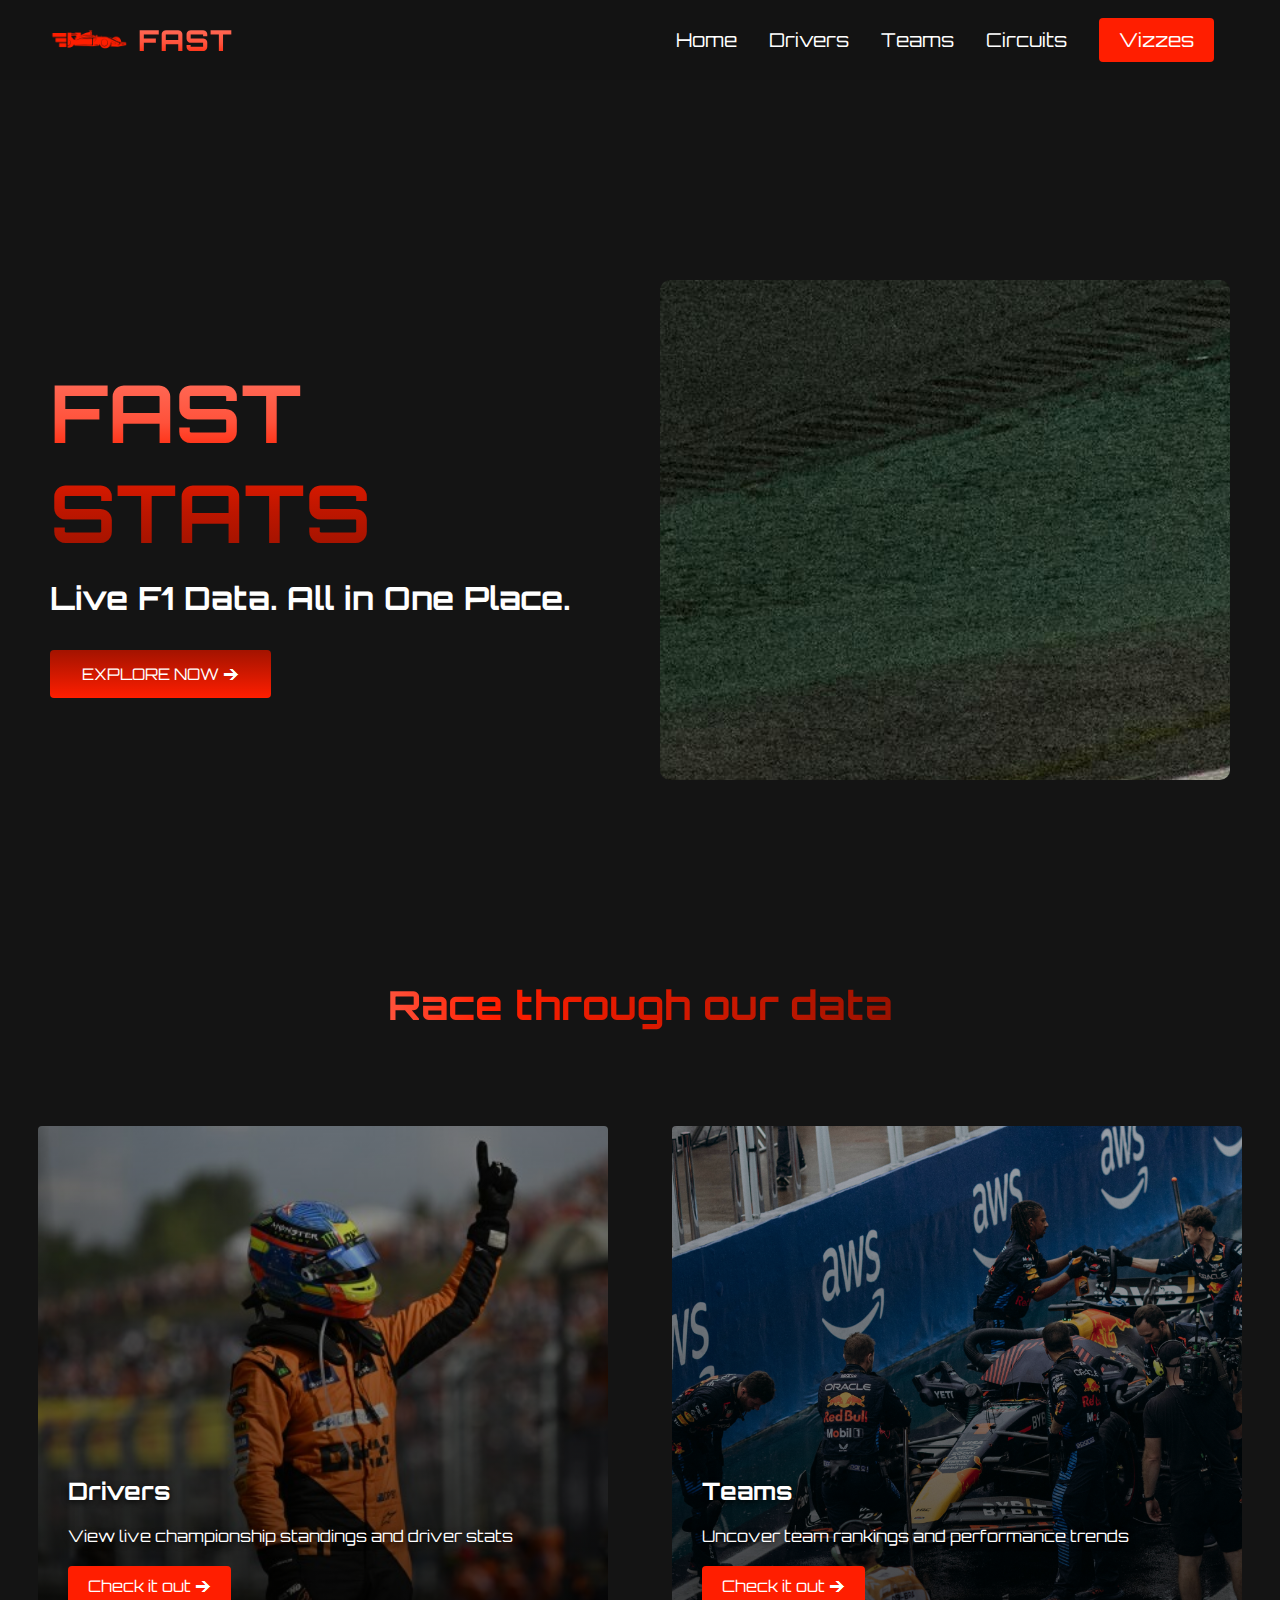
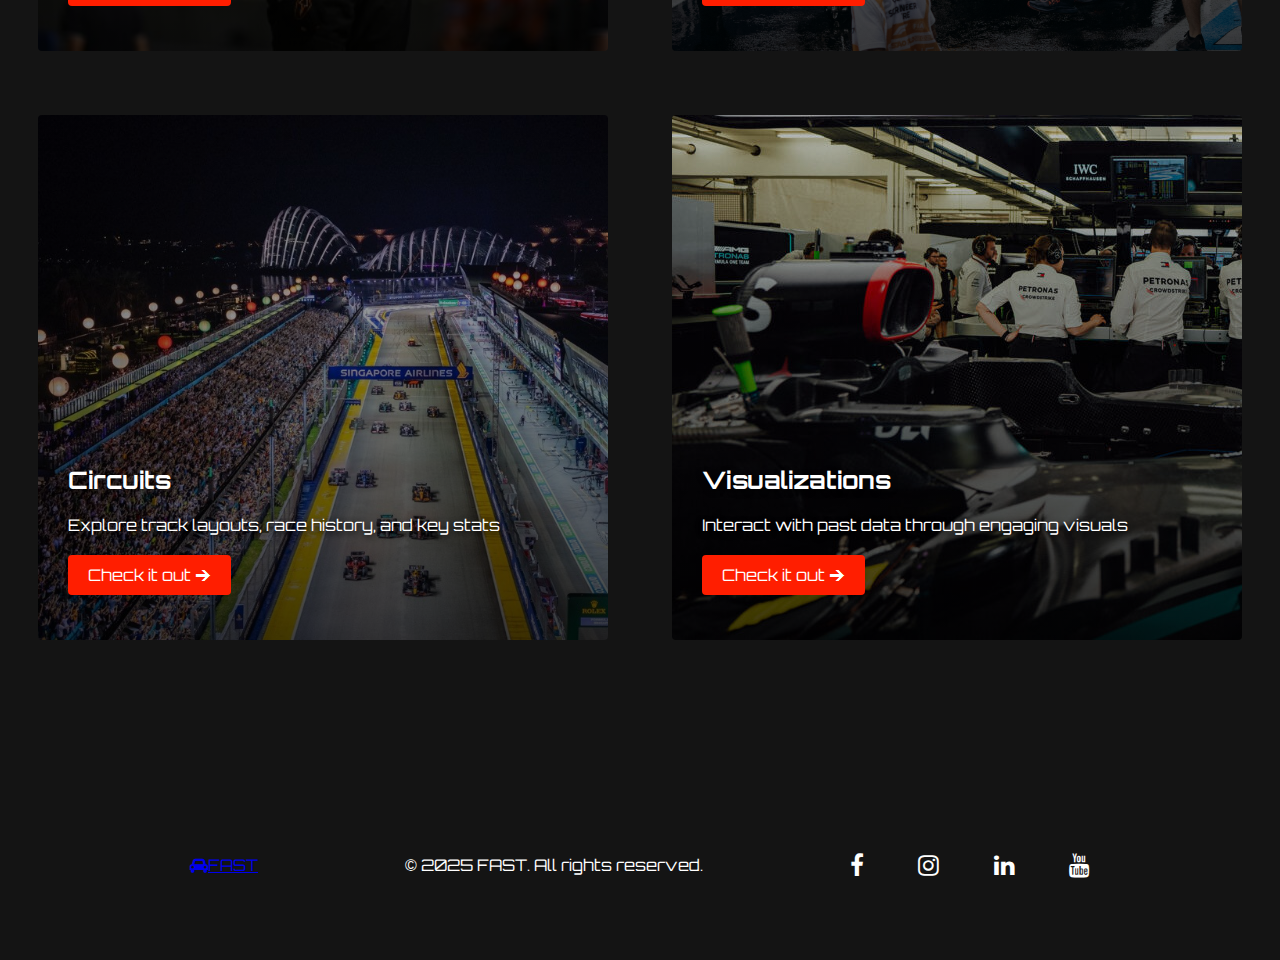
<file: index.html>
<!DOCTYPE html>
<html lang="en">
<head>
    <meta charset="UTF-8">
    <meta name="viewport" content="width=device-width, initial-scale=1.0">
    <title>FAST Stats | F1 Data</title>
    <link rel="icon" type="image/x-icon" href="/images/favicon.png">
    <link rel="stylesheet" href="styles.css">
    <link rel="stylesheet" href="https://cdnjs.cloudflare.com/ajax/libs/font-awesome/4.7.0/css/font-awesome.min.css">

    <link rel="preconnect" href="https://fonts.googleapis.com">
    <link rel="preconnect" href="https://fonts.gstatic.com" crossorigin>
    <link href="https://fonts.googleapis.com/css2?family=Orbitron:wght@400..900&family=Titillium+Web:ital,wght@0,200;0,300;0,400;0,600;0,700;0,900;1,200;1,300;1,400;1,600;1,700&display=swap" rel="stylesheet">
</head>
<body>

    <!-- Navigation Bar -->

    <nav class="navbar">
        <div class="navbar__container">
            <a href="/" id="navbar__logo">
                <img src="images/fast_logo.png" alt="FAST logo" class="custom-logo" />
                <span class="logo-text">FAST</span>
            </a>
            <div class="navbar__toggle" id="mobile-menu">
                <span class="bar"></span>
                <span class="bar"></span>
                <span class="bar"></span>
            </div>
            <ul class="navbar__menu">
                <li class="navbar__item">
                    <a href="/" class="navbar__links">Home</a>
                </li>
                <li class="navbar__item">
                    <a href="/drivers.html" class="navbar__links">Drivers</a>
                </li>
                <li class="navbar__item">
                    <a href="/teams.html" class="navbar__links">Teams</a>
                </li>
                <li class="navbar__item">
                    <a href="/circuits.html" class="navbar__links">Circuits</a>
                </li>
                <li class="navbar__btn">
                    <a href="/vizzes.html" class="button">Vizzes</a>
                </li>
            </ul>
        </div>
    </nav>

    <!-- Hero section -->

    <div class="main">
        <div class="main__container">
            <div class="main__content">
                <h1>FAST</h1>
                <h2>STATS</h2>
                <p>Live F1 Data. All in One Place.</p>
                <button class="main__btn"><a href="/">EXPLORE NOW 🡪</a></button>
            </div>
            <div class="hero__slideshow" id="heroSlideshow"></div>
        </div>
    </div>

    <!--Features Section-->
    <div class="features">
        <h1>Race through our data</h1>
        <div class="features__container">
            <div class="features__card">
                <h2>Drivers</h2>
                <p>View live championship standings and driver stats</p>
                <button><a href="/drivers.html">Check it out 🡪</a></button>
            </div>
            <div class="features__card">
                <h2>Teams</h2>
                <p>Uncover team rankings and performance trends</p>
                <button><a href="/teams.html">Check it out 🡪</a></button>
            </div>
            <div class="features__card">
                <h2>Circuits</h2>
                <p>Explore track layouts, race history, and key stats</p>
                <button><a href="/circuits.html">Check it out 🡪</a></button>
            </div>
            <div class="features__card">
                <h2>Visualizations</h2>
                <p>Interact with past data through engaging visuals</p>
                <button><a href="/vizzes.html">Check it out 🡪</a></button>
            </div>
        </div>
    </div>


    <!-- Footer Section -->
    <div class="footer__container">
        <div class="social__media">
            <div class="social__media--wrap">
                <div class="footer__logo">
                    <a href="/" id="footer__logo"><i class="fa fa-car"></i>FAST</a>
                </div>
                <p class="website__rights">© 2025 FAST. All rights reserved.</p>
                <div class="social__icons">
                    <a href="/" class="social__icon--link" target="_blank">
                        <i class="fa fa-facebook"></i>
                    </a>
                    <a href="/" class="social__icon--link" target="_blank">
                        <i class="fa fa-instagram"></i>
                    </a>
                    <a href="/" class="social__icon--link" target="_blank">
                        <i class="fa fa-linkedin"></i>
                    </a>
                    <a href="/" class="social__icon--link" target="_blank">
                        <i class="fa fa-youtube"></i>
                    </a>
                </div>
            </div>
        </div>
    </div>

    <script src="app.js"></script>
    <script>
        const heroSlideshow = document.getElementById('heroSlideshow');
        const hero_images = [
            'hero_images/hero1.jpg',
            'hero_images/hero2.jpg'
        ];
        let currentIndex = 0;

        function changeBackgroundImage() {
            heroSlideshow.style.backgroundImage = `url(${hero_images[currentIndex]})`;
            currentIndex = (currentIndex + 1) % hero_images.length;
        }
        changeBackgroundImage(); // Initial call
        setInterval(changeBackgroundImage, 5000);
    </script>

</body>
</html>
</file>
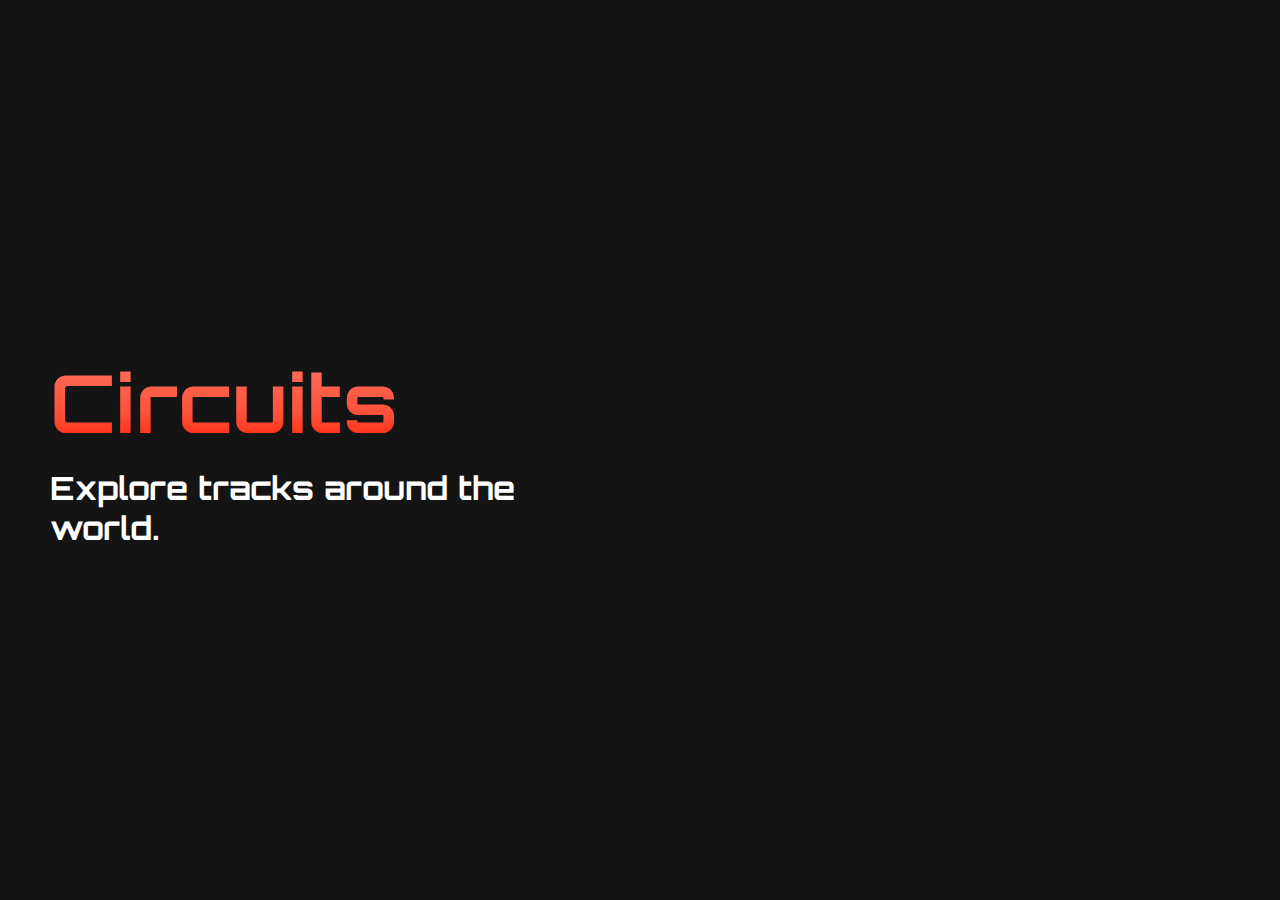
<file: circuits.html>
<!DOCTYPE html>
<html lang="en">
<head>
    <meta charset="UTF-8">
    <meta name="viewport" content="width=device-width, initial-scale=1.0">
    <title>FAST Stats | Circuits</title>
    <link rel="icon" type="image/x-icon" href="/images/favicon.png">
    <link rel="stylesheet" href="styles.css">
    <link rel="stylesheet" href="https://cdnjs.cloudflare.com/ajax/libs/font-awesome/4.7.0/css/font-awesome.min.css">

    <link rel="preconnect" href="https://fonts.googleapis.com">
    <link rel="preconnect" href="https://fonts.gstatic.com" crossorigin>
    <link href="https://fonts.googleapis.com/css2?family=Orbitron:wght@400..900&family=Titillium+Web:ital,wght@0,200;0,300;0,400;0,600;0,700;0,900;1,200;1,300;1,400;1,600;1,700&display=swap" rel="stylesheet">
</head>
<body>
    
    <!-- Navigation Bar -->
    <div id="navbar"></div>

    <!-- Hero section -->

    <div class="main">
        <div class="main__container">
            <div class="main__content">
                <h1>Circuits</h1>
                <p>Explore tracks around the world.</p>
            </div>
        </div>
    </div>

    <!-- Footer Section -->
    <div id="footer"></div>

    <script src="app.js"></script>
    
</body>
</html>
</file>
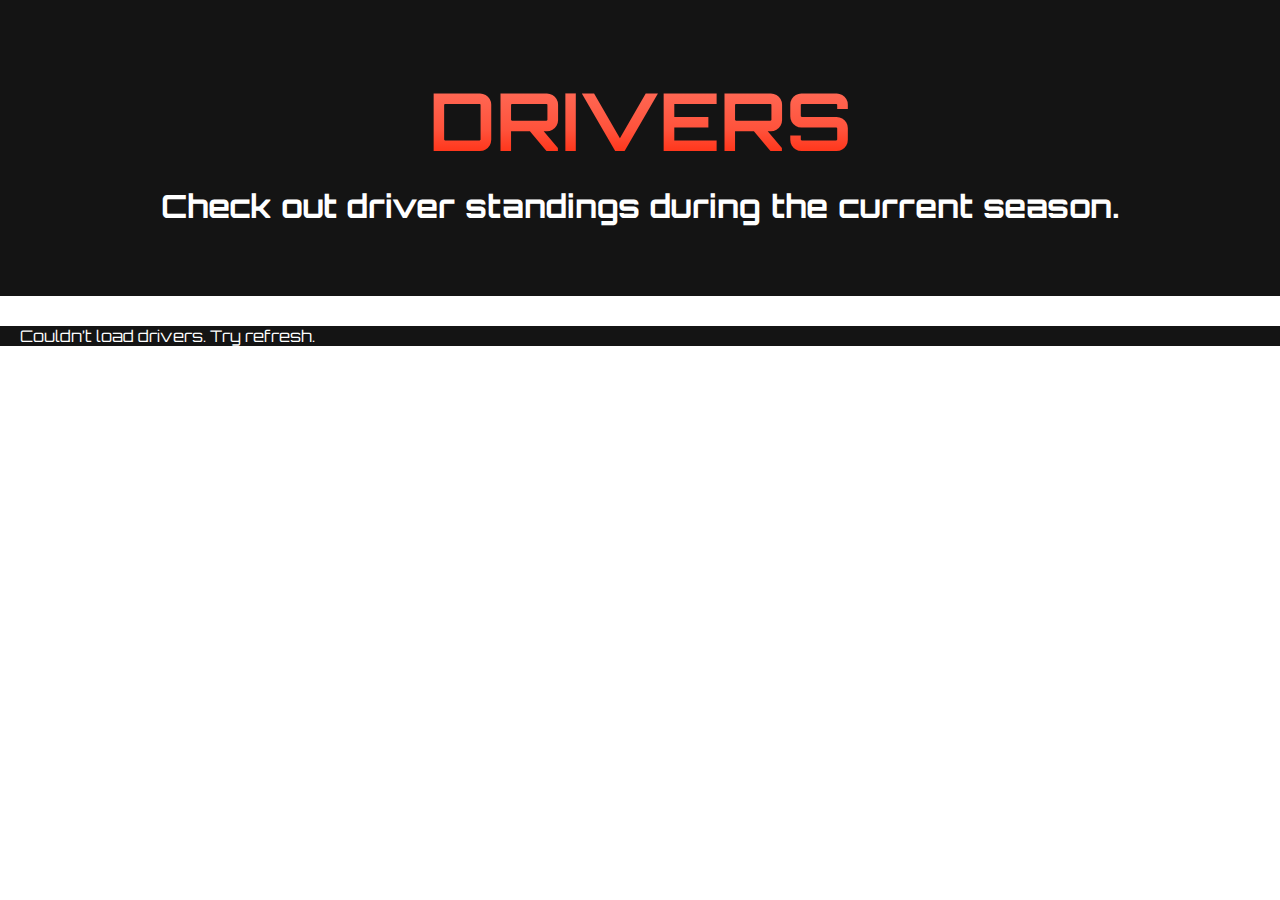
<file: drivers.html>
<!DOCTYPE html>
<html lang="en">
<head>
    <meta charset="UTF-8">
    <meta name="viewport" content="width=device-width, initial-scale=1.0">
    <title>FAST Stats | Drivers</title>
    <link rel="icon" type="image/x-icon" href="/images/favicon.png">
    <link rel="stylesheet" href="styles.css">
    <link rel="stylesheet" href="https://cdnjs.cloudflare.com/ajax/libs/font-awesome/4.7.0/css/font-awesome.min.css">

    <link rel="preconnect" href="https://fonts.googleapis.com">
    <link rel="preconnect" href="https://fonts.gstatic.com" crossorigin>
    <link href="https://fonts.googleapis.com/css2?family=Orbitron:wght@400..900&family=Titillium+Web:ital,wght@0,200;0,300;0,400;0,600;0,700;0,900;1,200;1,300;1,400;1,600;1,700&display=swap" rel="stylesheet">
</head>
<body>
    
    <!-- Navigation Bar -->
    <div id="navbar"></div>

    <!-- Heading Section -->
    
    <div class="drivers__container">
        <div class="drivers__content">
            <h1>DRIVERS</h1>
            <p>Check out driver standings during the current season.</p>
        </div>
    </div>

    <!-- Drivers Grid Section -->
    <section id="driversGrid" class="driver__grid"></section>

    <!-- Expanded card modal -->
    <dialog id="driverModal" class="driver-modal">
        <button id="closeModal" aria-label="Close">✕</button>
        <div id="modalContent"></div>
    </dialog>

    <!-- page-specific script -->
    <script src="drivers.js" defer></script>

    <!-- Footer Section -->
    <div id="footer"></div>

    <script src="app.js"></script>
    <script src="drivers.js" defer></script>

</body>
</html>
</file>
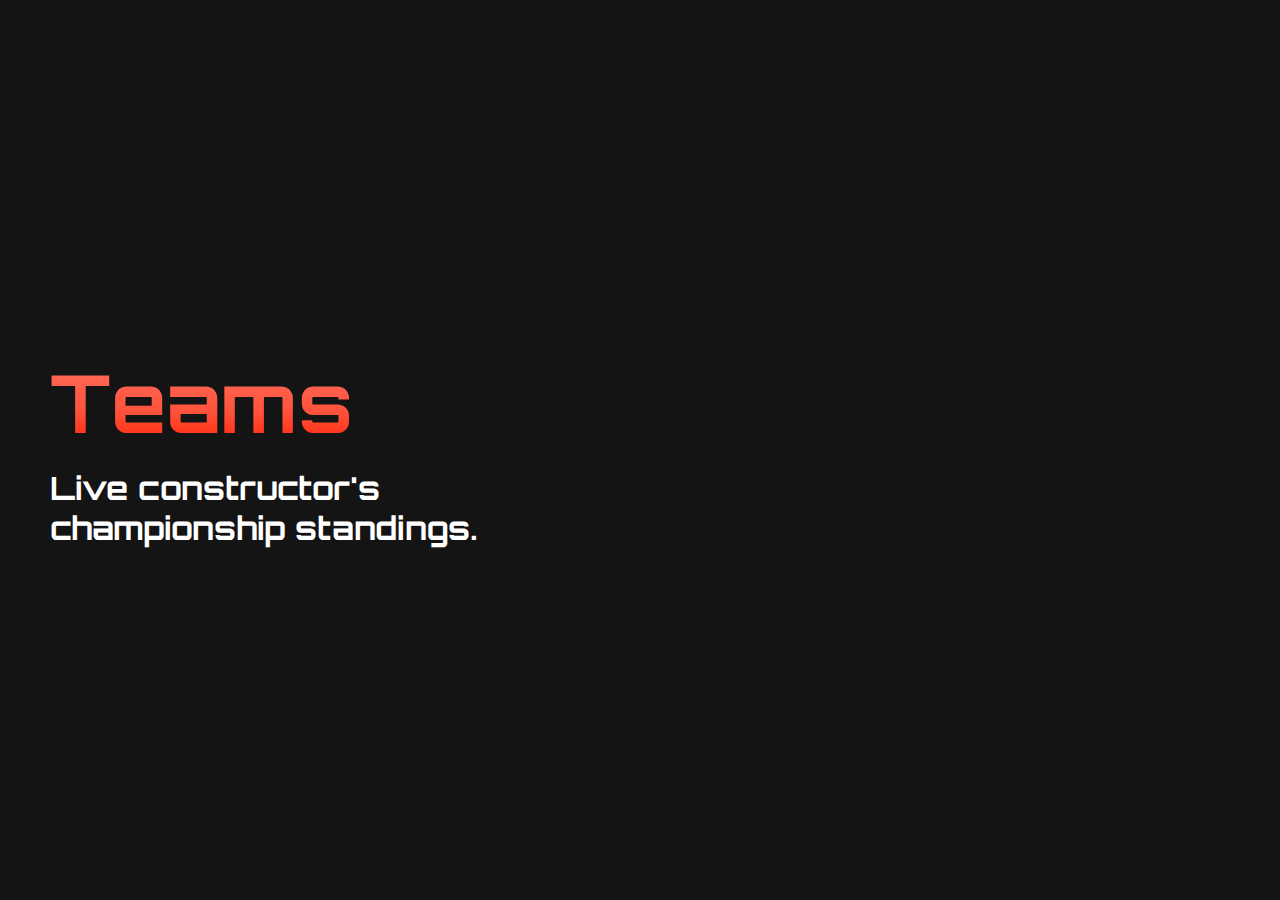
<file: teams.html>
<!DOCTYPE html>
<html lang="en">
<head>
    <meta charset="UTF-8">
    <meta name="viewport" content="width=device-width, initial-scale=1.0">
    <title>FAST Stats | Teams</title>
    <link rel="icon" type="image/x-icon" href="/images/favicon.png">
    <link rel="stylesheet" href="styles.css">
    <link rel="stylesheet" href="https://cdnjs.cloudflare.com/ajax/libs/font-awesome/4.7.0/css/font-awesome.min.css">

    <link rel="preconnect" href="https://fonts.googleapis.com">
    <link rel="preconnect" href="https://fonts.gstatic.com" crossorigin>
    <link href="https://fonts.googleapis.com/css2?family=Orbitron:wght@400..900&family=Titillium+Web:ital,wght@0,200;0,300;0,400;0,600;0,700;0,900;1,200;1,300;1,400;1,600;1,700&display=swap" rel="stylesheet">
</head>
<body>
    
    <!-- Navigation Bar -->
    <div id="navbar"></div>

    <!-- Hero section -->

    <div class="main">
        <div class="main__container">
            <div class="main__content">
                <h1>Teams</h1>
                <p>Live constructor's championship standings.</p>
            </div>
        </div>
    </div>

    <!-- Footer Section -->
    <div id="footer"></div>

    <script src="app.js"></script>
    
</body>
</html>
</file>
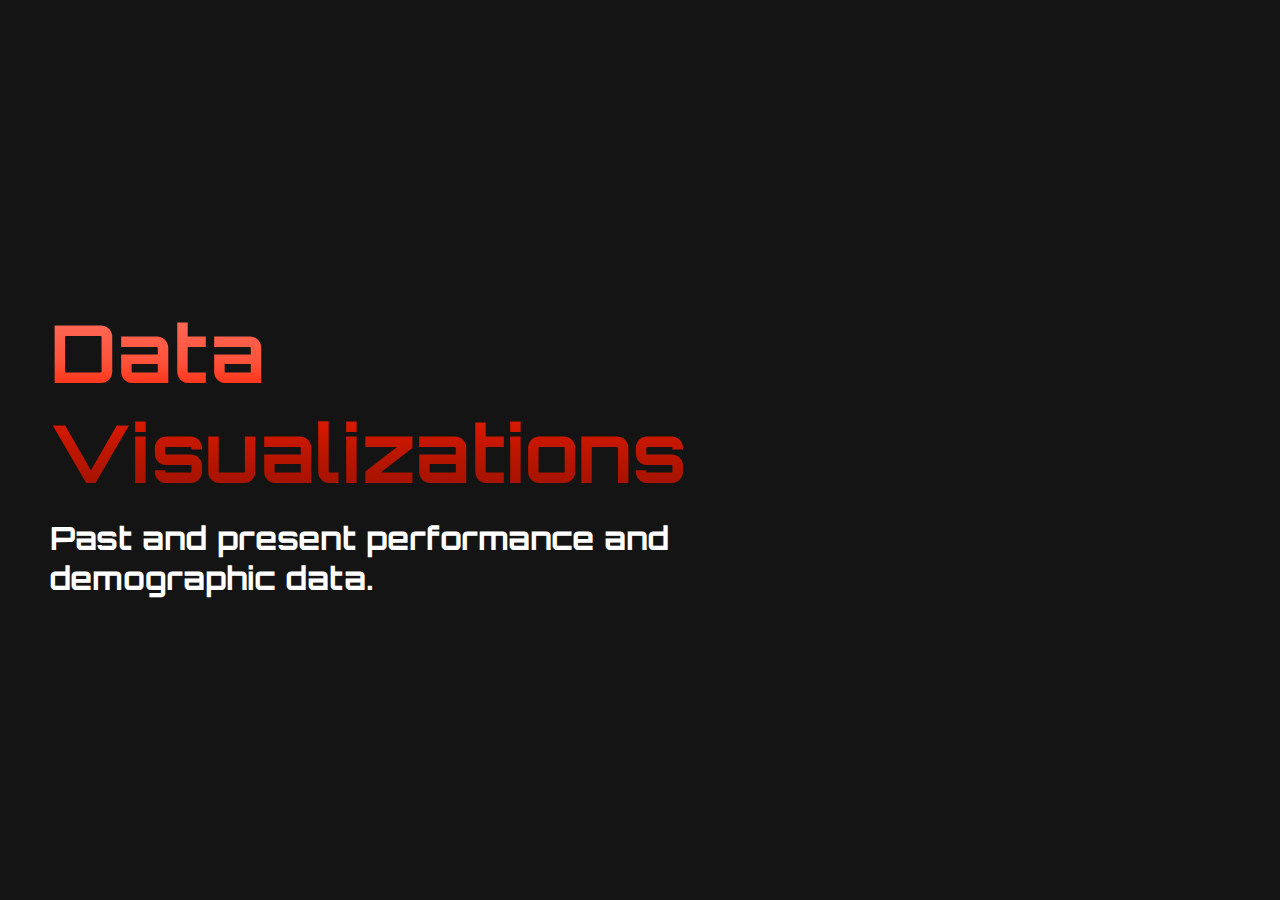
<file: vizzes.html>
<!DOCTYPE html>
<html lang="en">
<head>
    <meta charset="UTF-8">
    <meta name="viewport" content="width=device-width, initial-scale=1.0">
    <title>FAST Stats | Vizzes</title>
    <link rel="icon" type="image/x-icon" href="/images/favicon.png">
    <link rel="stylesheet" href="styles.css">
    <link rel="stylesheet" href="https://cdnjs.cloudflare.com/ajax/libs/font-awesome/4.7.0/css/font-awesome.min.css">

    <link rel="preconnect" href="https://fonts.googleapis.com">
    <link rel="preconnect" href="https://fonts.gstatic.com" crossorigin>
    <link href="https://fonts.googleapis.com/css2?family=Orbitron:wght@400..900&family=Titillium+Web:ital,wght@0,200;0,300;0,400;0,600;0,700;0,900;1,200;1,300;1,400;1,600;1,700&display=swap" rel="stylesheet">
</head>
<body>
    
    <!-- Navigation Bar -->
    <div id="navbar"></div>

    <!-- Hero section -->

    <div class="main">
        <div class="main__container">
            <div class="main__content">
                <h1>Data</h1>
                <h2>Visualizations</h2>
                <p>Past and present performance and demographic data.</p>
            </div>
        </div>
    </div>

    <!-- Footer Section -->
    <div id="footer"></div>

    <script src="app.js"></script>
    
</body>
</html>
</file>
<file: styles.css>
*{
    box-sizing: border-box;
    margin: 0;
    padding: 0; 
    font-family: 'Orbitron', sans-serif;
}

#navbar {
    position: sticky;
    top: 0;
    z-index: 999;
}

.navbar {
    background: #131313;
    height: 80px;
    display: flex;
    justify-content: center;
    align-items: center;
    font-size: 1.2rem;
    position: sticky;
    top: 0;
    z-index: 999;
}

.navbar__container {
    display: flex;
    justify-content: space-between;
    height: 80px;
    z-index: 1;
    width: 100%;
    max-width: 1300px;
    margin: 0 auto;
    padding: 0 50px;
}

.custom-logo {
    height: 70px;
    margin-right: 10px;
}

#navbar__logo {
    display: flex;
    align-items: center;
    gap: 0.01px;
    text-decoration: none;
}

.logo-text {
    font-size: 1.8rem;
    font-weight: 800;
    background-image: linear-gradient(to bottom, #ff7462 0%, #ff523b 60%, #ff1e00 100%);
    -webkit-background-clip: text;
    -webkit-text-fill-color: transparent;
    -moz-background-clip: text;
    -moz-text-fill-color: transparent;
    text-transform: uppercase;
    letter-spacing: 1px;
}

.navbar__menu {
    display: flex;
    align-items: center;
    list-style: none;
    text-align: center;
}

.navbar__item {
    height: 80px;
}

.navbar__links {
    color: #fff;
    display: flex;
    align-items: center;
    justify-content: center;
    text-decoration: none;
    padding: 0 1rem;
    height: 100%;
}

.navbar__btn {
    display: flex;
    justify-content: center;
    align-items: center;
    padding: 0 1rem;
    width: 100%;
}

.button {
    display: flex;
    justify-content: center;
    align-items: center;
    text-decoration: none;
    padding: 10px 20px;
    height: 100%;
    width: 100%;
    border: none;
    outline: none;
    border-radius: 4px;
    background: #ff1e00;
    color: #fff;
}

.button:hover {
    background: #e3b408;
    transition: all 0.3s ease;
}

.navbar__links:hover {
    color: #ff1e00;
    transition: all 0.3s ease;
}

@media screen and (max-width: 960px) {
    .navbar__container {
        display: flex;
        justify-content: space-between;
        height: 80px;
        z-index: 1;
        width: 100%;
        max-width: 1300px;
        padding: 0;
    }

    .navbar__menu {
        display: grid;
        grid-template-columns: auto;
        margin: 0;
        width: 100%;
        position:absolute;
        top: -1000px;
        opacity: 0;
        transition: all 0.5s ease;
        height: 50vh;
        z-index: -1;
        background: #131313;
    }

    .navbar__menu.active {
        background: #131313;
        top: 100%;
        opacity: 1;
        transition: all 0.5s ease;
        z-index: 99;
        height: 50vh;
        font-size: 1.6rem;
    }

    #navbar__logo {
        padding-left: 25px;
    }

    .navbar__toggle .bar {
        width: 25px;
        height: 3px;
        margin: 5px auto;
        transition: all 0.3s ease-in-out;
        background: #fff;
    }

    .navbar__item {
        width: 100%;
    }

    .navbar__links {
        text-align: center;
        padding: 2rem;
        width: 100%;
        display: table;
    }

    #mobile-menu {
        position: absolute;
        top: 20%;
        right: 5%;
        transform: translate(5%, 20%);
    }

    .navbar__btn {
        padding-bottom: 2rem;
    }

    .button {
        display: flex;
        justify-content: center;
        align-items: center;
        width: 80%;
        height: 80px;
        margin: 0;
    }

    .navbar__toggle .bar {
        display: block;
        cursor: pointer;
    }

    #mobile-menu.is-active .bar:nth-child(2) {
        opacity: 0;
    }

    #mobile-menu.is-active .bar:nth-child(1) {
        transform: translateY(8px) rotate(45deg);
    }

    #mobile-menu.is-active .bar:nth-child(3) {
        transform: translateY(-8px) rotate(-45deg);
    }
}


/* Hero Section CSS */
.main {
    background-color: #141414;
}

.main__container {
    display: grid;
    grid-template-columns: 1fr 1fr;
    align-items: center;
    justify-self: center;
    margin: 0 auto;
    min-height: 100vh;
    background-color: #141414;
    z-index: 1;
    width: 100%;
    max-width: 1300px;
    padding: 0 50px;
    gap: 40px;
}

.main__content h1{
    font-size: 5rem;
    background-color: #ff1e00;
    background-image: linear-gradient(to bottom, #ff7462 0%, #ff523b 60%, #ff1e00 100%);
    background-size: 100%;
    -webkit-background-clip: text;
    -moz-background-clip: text;
    -webkit-text-fill-color: transparent;
    -moz-text-fill-color: transparent;
}

.main__content h2 {
    font-size: 5rem;
    background-color: #ff1e00;
    background-image: linear-gradient(to bottom, #ea1b00 0%, #bd1600 50%, #981200 100%);
    background-size: 100%;
    -webkit-background-clip: text;
    -moz-background-clip: text;
    -webkit-text-fill-color: transparent;
    -moz-text-fill-color: transparent; 
}

.main__content p {
    margin-top: 1rem;
    font-size: 2rem;
    font-weight: 700;
    color: #fff;
}


.main__btn {
    font-size: 1rem;
    background-image: linear-gradient(to top, #ff1e00 0%, #a31300 100%);
    padding: 14px 32px;
    border: none;
    border-radius: 4px;
    color: #fff;
    margin-top: 2rem;
    cursor: pointer;
    position: relative;
    transition: all 0.35s;
    outline: none;
}

.main__btn a {
    position: relative;
    z-index: 2;
    color: #fff;
    text-decoration: none;
}

.main__btn:after {
    position: absolute;
    content: "";
    top: 0;
    left: 0;
    width: 0;
    height: 100%;
    background: #e3b408;
    transition: all 0.35s;
    border-radius: 4px;
}

.main__btn:hover:after {
    width: 100%;
}


.hero__slideshow {
    height: 500px;
    max-width: 100%;
    background-size: cover;
    background-position: center;
    border-radius: 10px;
    position: relative;
    overflow: hidden;
    background: #141414;
}

.hero__slideshow img {
    width: 100%;
    height: 100%;
    object-fit: cover;
    position: absolute;
    left: 0;
    top: 0;
    opacity: 1;
    transition: opacity 1s ease;
}

/* Mobile Responsive*/
@media screen and (max-width: 768px) {
    .main__container {
        grid-template-columns: 1fr;
        padding: 20px;
        text-align: center;
        gap: 30px;
    }

    .hero__slideshow {
        height: 300px;
        border-radius: 8px;
    }

    .main__content {
        margin-bottom: 2rem;
    }

    .main__content h1 {
        font-size: 2.5rem;
        margin-top: 1rem;
    }

    .main__content h2 {
        font-size: 2rem;
    }

    .main__content p {
        font-size: 1.2rem;
    }

    .main__btn {
        padding: 12px 24px;
    }
}

@media screen and (max-width: 480px) {
    .hero__slideshow {
        height: 250px;
    }

    .main__content h1,
    .main__content h2 {
        font-size: 2rem;
    }

    .main__content p {
        font-size: 1rem;
    }

    .main__btn {
        font-size: 0.9rem;
    }
}



/* Features Section CSS */
.features {
    background: #141414;
    display: flex;
    flex-direction: column;
    align-items: center;
    height: 150vh;
}

.features h1 {
    background-color: #ff1e00;
    background-image: linear-gradient(to right, 
    #ff7462 0%, 
    #ff523b 0%, 
    #ff1e00 21%,
    #da1900 52%,
    #bd1600 78%,
    #981200 100%
    );
    background-size: 100%;
    margin-bottom: 4rem;
    font-size: 2.5rem;
    -webkit-background-clip: text;
    -moz-background-clip: text;
    -webkit-text-fill-color: transparent;
    -moz-text-fill-color: transparent; 
}

.features__container {
    display: flex;
    justify-content: center;
    flex-wrap: wrap;
}

.features__card {
    margin: 2rem;
    height: 525px;
    width: 570px;
    border-radius: 4px;
    background-image: linear-gradient(to bottom, rgba(0,0,0,0.2) 0%, rgba(0,0,0,0.75) 100%), url('/images/drivers.jpg');
    background-size: cover;
    position: relative;
    color: #fff;
}

.features__card:nth-child(2) {
    background-image: linear-gradient(to bottom, rgba(0,0,0,0.2) 0%, rgba(0,0,0,0.75) 100%), url('/images/teams.jpg');
}

.features__card:nth-child(3) {
    background-image: linear-gradient(to bottom, rgba(0,0,0,0.2) 0%, rgba(0,0,0,0.75) 100%), url('/images/circuits.jpeg');
}

.features__card:nth-child(4) {
    background-image: linear-gradient(to bottom, rgba(0,0,0,0.2) 0%, rgba(0,0,0,0.75) 100%), url('/images/visualizations.jpg');
}

.features h2 {
    position: absolute;
    top: 350px;
    left: 30px;
    text-shadow: 0 2px 6px rgba(0, 0, 0, 0.9);
}

.features__card p {
    position: absolute;
    top: 400px;
    left: 30px;
    text-shadow: 0 2px 6px rgba(0, 0, 0, 0.9);
}

.features__card button a {
    color: #fff;
    text-decoration: none;
    padding: 10px 20px;
    border: none;
    outline: none;
    border-radius: 4px;
    background: #ff1e00;
    position: absolute;
    top: 440px;
    left: 30px;
    font-size: 1rem;
    cursor: pointer;
}

.features__card button {
    background: none;
    border: none;
    padding: 0;
}


.features__card:hover {
    transform: scale(1.075);
    transition: 0.2s ease-in;
    cursor: pointer;
}

@media screen and (max-width: 768px) {
    .features__container {
        flex-direction: column;
        align-items: center;
    }

    .features__card {
        width: 90%;
        height: auto;
        padding-bottom: 20px;
        background-position: center;
    }

    .features__card h2 {
        position: static;
        margin: 20px 0 10px;
        text-align: center;
    }

    .features__card p {
        position: static;
        text-align: center;
        margin-bottom: 15px;
    }

    .features__card button a {
        position: static;
        display: block;
        margin: 0 auto;
    }
}

/* Footer CSS */
.footer__container {
    background-color: #141414;
    padding: 5rem 0;
    display: flex;
    flex-direction: column;
    justify-content: center;
    align-items: center;
}

.footer__logo {
    display: flex;
    align-items: center;
    gap: 0.01px;
}

.footer__logo .custom-logo {
    height: 60px;
}

.footer__logo .logo-text {
    font-size: 1.6rem;
    font-weight: 800;
    background-image: linear-gradient(to top, #931100 0%, #ff7866 100%);
    -webkit-background-clip: text;
    -webkit-text-fill-color: transparent;
    letter-spacing: 1px;
}


/* Social Media Icons */
.social__icon--link {
    color: #fff;
    font-size: 24px;
}
.social__media {
    max-width: 1000px;
    width: 100%;
}

.social__media--wrap {
    display: flex;
    justify-content: space-between;
    align-items: center;
    width: 90%;
    max-width: 1000px;
    margin: 40px auto 0 auto;
}

.social__icons {
    display: flex;
    justify-content: space-between;
    align-items: center;
    width: 240px;
}

.social__logo {
    color: #fff;
    justify-self: flex-start;
    margin-left: 20px;
    cursor: pointer;
    text-decoration: none;
    font-size: 2rem;
    display: flex;
    align-items: center;
    margin-bottom: 16px;
}

.website__rights {
    color: #fff;
}

@media screen and (max-width: 820px) {

    #footer__logo {
        margin-bottom: 2rem;
    }

    .website__rights {
        margin-bottom: 2rem;
    }

    .social__media--wrap {
        flex-direction: column;
    }
}


/* Drivers Page */

.drivers__container {
    background-color: #141414;
    padding: 70px;
}

.drivers__content {
    text-align: center;
}

.drivers__content h1 {
    font-size: 5rem;
    background-color: #ff1e00;
    background-image: linear-gradient(to bottom, #ff7462 0%, #ff523b 60%, #ff1e00 100%);
    background-size: 100%;
    -webkit-background-clip: text;
    -moz-background-clip: text;
    -webkit-text-fill-color: transparent;
    -moz-text-fill-color: transparent;
}

.drivers__content p {
    margin-top: 1rem;
    font-size: 2rem;
    font-weight: 700;
    color: #fff;
}

.driver__grid {
  background:#141414;
  color:#fff; 
  display:grid;
  grid-template-columns: repeat(auto-fit, minmax(220px, 1fr));
  gap: 18px;
  max-width: 1300px;
  margin: 30px auto 80px;
  padding: 0 20px;
}

/* Driver cards */
.driver-card {
  position: relative;
  overflow: hidden;
  border-radius: 18px;
  padding: 16px 16px 90px;
  cursor: pointer;
  transform: translateZ(0);
  transition: transform .18s ease, box-shadow .18s ease, filter .18s ease;
  box-shadow: 0 6px 18px rgba(0,0,0,.25);
}

.driver-card:hover { 
    transform: translateY(-6px); 
    box-shadow: 0 14px 34px rgba(0,0,0,.45); 
}

.driver-card.lift { 
    transform: translateY(-10px) scale(1.03); 
    box-shadow: 0 26px 60px rgba(0,0,0,.55); 
}

.driver-meta { 
    position: relative; 
    z-index: 1; 
}
.driver-name { 
    font-size: 1.4rem; 
    font-weight: 800; 
    line-height: 1.1; 
}
.driver-sub { 
    opacity: .95; 
    font-weight: 700; 
    margin-top: 4px; 
}

.driver-img {
  position: absolute;
  right: -10px;
  bottom: -6px;
  height: 92%;
  object-fit: cover;
  filter: drop-shadow(0 10px 18px rgba(0,0,0,.6));
  pointer-events: none;
}

/* Modal popups for when driver cards clicked */
.driver-modal {
  width: min(900px, 96vw);
  border: none;
  border-radius: 18px;
  padding: 0;
  background: #0f0f0f;
  color: #fff;
}
.driver-modal[open] { 
    animation: scaleIn .18s ease; 
}

@keyframes scaleIn { 
    from {transform: scale(.96); opacity:.5;} to {transform: scale(1); opacity:1;} 
}

.driver-modal #modalContent { 
    padding: 22px; 
}

#closeModal {
  position: absolute; 
  right: 12px; 
  top: 10px;
  background: transparent; 
  border: 0; 
  color: #fff; 
  font-size: 1.2rem; 
  cursor: pointer;
}
</file>
